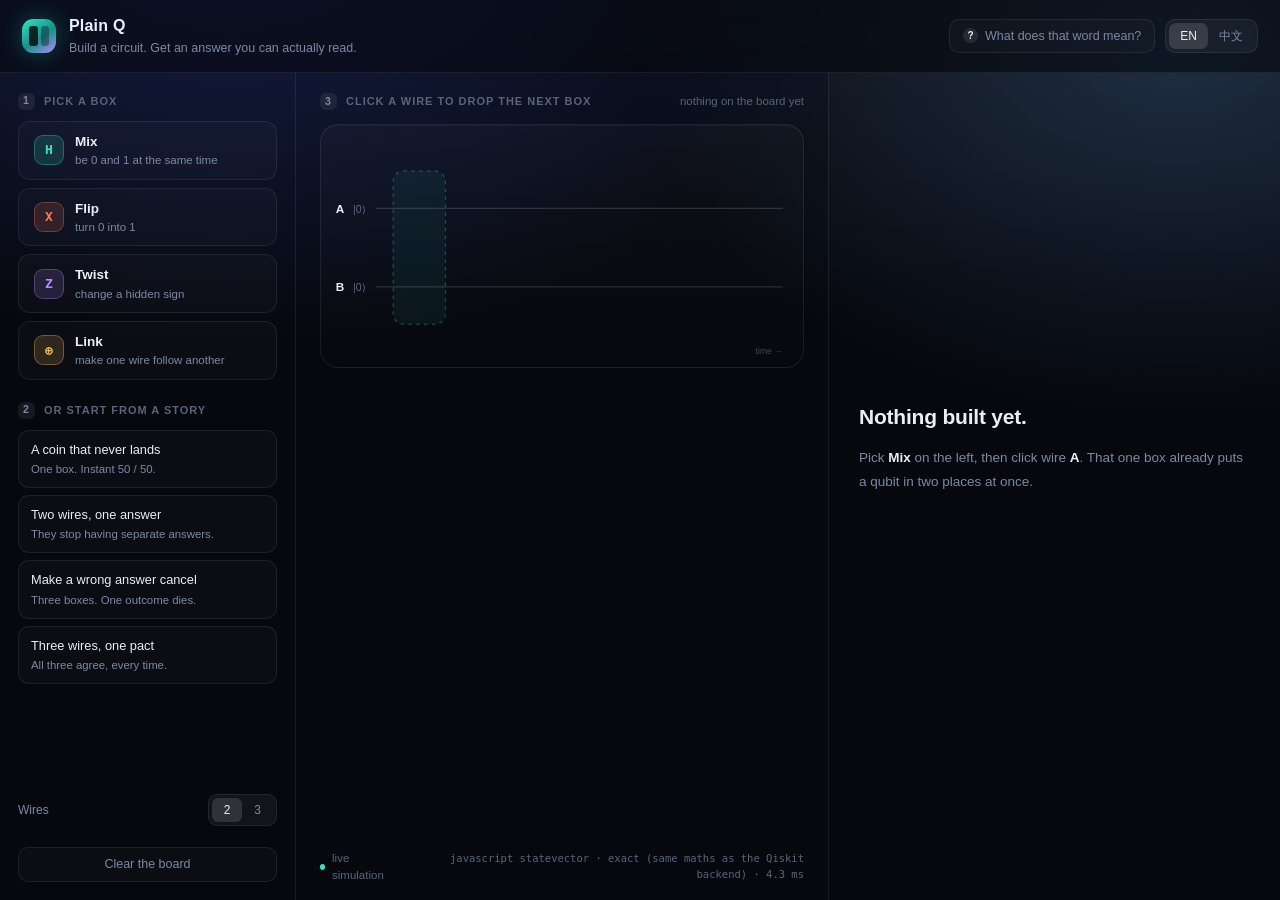
<file: docs/index.html>
<!doctype html>
<html lang="en">
<head>
<meta charset="utf-8"/>
<meta name="viewport" content="width=device-width, initial-scale=1"/>
<title>Plain Q · a quantum circuit you can read</title>
<link rel="stylesheet" href="style.css"/>
</head>
<body>
<div class="app">

  <header class="top">
    <div class="brand">
      <div class="logo"><i></i><i></i></div>
      <div class="brand-text">
        <h1>Plain Q</h1>
        <p id="tagline"></p>
      </div>
    </div>
    <div class="top-actions">
      <button class="ghost" id="glossaryBtn"><b>?</b><span data-i="glossaryBtn"></span></button>
      <div class="lang" id="lang">
        <button data-lang="en" class="on">EN</button>
        <button data-lang="zh">中文</button>
      </div>
    </div>
  </header>

  <aside class="rail">
    <section class="rail-block">
      <h2 class="rail-title"><em>1</em><span data-i="pick"></span></h2>
      <div class="palette" id="palette"></div>
    </section>

    <section class="rail-block">
      <h2 class="rail-title"><em>2</em><span data-i="orStart"></span></h2>
      <div class="recipes" id="recipes"></div>
    </section>

    <section class="rail-block rail-foot">
      <div class="seg">
        <span data-i="wires"></span>
        <div class="seg-btns" id="qubitSeg">
          <button data-n="2" class="on">2</button>
          <button data-n="3">3</button>
        </div>
      </div>
      <button class="ghost wide" id="clearBtn"><span data-i="clear"></span></button>
    </section>
  </aside>

  <main class="stage">
    <div class="stage-head">
      <h2 class="rail-title"><em>3</em><span data-i="build"></span></h2>
      <p class="hint" id="hint"></p>
    </div>
    <div class="board" id="board"></div>

    <div class="steps-wrap" id="stepsWrap" hidden>
      <div class="steps-head"><span id="stepsHead"></span></div>
      <div class="steps" id="steps"></div>
    </div>

    <div class="runbar">
      <div class="live"><i class="dot"></i><span data-i="live"></span></div>
      <div class="engine" id="engine"></div>
    </div>
  </main>

  <section class="results" id="results">
    <div class="results-empty" id="resultsEmpty"></div>
    <div class="results-body" id="resultsBody" hidden></div>
  </section>

</div>

<div class="modal" id="modal" hidden>
  <div class="modal-card" role="dialog" aria-modal="true">
    <button class="modal-x" id="modalClose" aria-label="close">×</button>
    <h3 data-i="glossaryTitle"></h3>
    <div class="glossary" id="glossary"></div>
  </div>
</div>

<script src="sim.js"></script>
<script src="app.js"></script>
</body>
</html>
</file>
<file: docs/style.css>
:root{
  --bg:#06080e;
  --panel:rgba(255,255,255,.024);
  --line:rgba(255,255,255,.075);
  --line-2:rgba(255,255,255,.14);
  --ink:#e9eef8;
  --dim:#7c89a4;
  --dim-2:#59647a;
  --mix:#2ee6c5;
  --flip:#ff7a5c;
  --twist:#b48cff;
  --link:#ffc857;
  --mono:ui-monospace,"SF Mono",SFMono-Regular,Menlo,Consolas,monospace;
}
*{box-sizing:border-box}
html,body{height:100%}
body{
  margin:0;
  background:
    radial-gradient(1100px 700px at 18% -10%, #16204a 0%, transparent 62%),
    radial-gradient(900px 600px at 92% 6%, #1a2a3f 0%, transparent 60%),
    var(--bg);
  color:var(--ink);
  font:14px/1.5 -apple-system,BlinkMacSystemFont,"SF Pro Text","Helvetica Neue","PingFang SC","Hiragino Sans GB",sans-serif;
  -webkit-font-smoothing:antialiased;
  overflow:hidden;
}
button{font:inherit;color:inherit;background:none;border:0;cursor:pointer}
h1,h2,h3,p{margin:0}

.app{
  height:100vh;
  display:grid;
  grid-template-columns:296px minmax(0,1fr) 452px;
  grid-template-rows:auto minmax(0,1fr);
}

/* ---------- top bar ---------- */
.top{
  grid-column:1/-1;
  display:flex;align-items:center;justify-content:space-between;
  gap:20px;padding:14px 22px;
  border-bottom:1px solid var(--line);
  background:rgba(6,8,14,.55);
  backdrop-filter:blur(12px);
}
.brand{display:flex;align-items:center;gap:13px}
.logo{
  width:34px;height:34px;border-radius:11px;flex:0 0 auto;
  background:linear-gradient(145deg,var(--mix),#1b8f8a 55%,var(--twist));
  display:grid;grid-template-columns:1fr 1fr;gap:3px;padding:7px;
  box-shadow:0 0 22px rgba(46,230,197,.28);
}
.logo i{display:block;border-radius:3px;background:#06080e;opacity:.82}
.logo i:nth-child(2){opacity:.36}
.brand h1{font-size:16px;letter-spacing:.2px;font-weight:650}
.brand p{font-size:12.5px;color:var(--dim);margin-top:1px}
.top-actions{display:flex;align-items:center;gap:10px}
.ghost{
  display:inline-flex;align-items:center;gap:7px;
  padding:7px 13px;border-radius:10px;font-size:12.5px;color:var(--dim);
  border:1px solid var(--line);background:var(--panel);
  transition:.15s;
}
.ghost:hover{color:var(--ink);border-color:var(--line-2)}
.ghost b{
  display:grid;place-items:center;width:15px;height:15px;border-radius:50%;
  background:rgba(255,255,255,.09);font-size:10px;color:var(--ink)
}
.ghost.wide{width:100%;justify-content:center;margin-top:10px}
.lang{display:flex;padding:3px;border-radius:10px;background:rgba(255,255,255,.05);border:1px solid var(--line)}
.lang button{padding:4px 11px;border-radius:7px;font-size:12px;color:var(--dim)}
.lang button.on{background:rgba(255,255,255,.13);color:var(--ink)}

/* ---------- rail ---------- */
.rail{
  border-right:1px solid var(--line);
  padding:20px 18px 18px;
  overflow-y:auto;
  display:flex;flex-direction:column;gap:22px;
}
.rail-block{display:flex;flex-direction:column;gap:11px}
.rail-title{
  display:flex;align-items:center;gap:9px;
  font-size:11px;font-weight:600;letter-spacing:.09em;text-transform:uppercase;
  color:var(--dim-2);
}
.rail-title em{
  font-style:normal;display:grid;place-items:center;
  width:17px;height:17px;border-radius:6px;
  background:rgba(255,255,255,.07);color:var(--dim);font-size:10.5px;
}
.rail-foot{margin-top:auto}

.palette{display:flex;flex-direction:column;gap:8px}
.chip{
  position:relative;display:flex;align-items:center;gap:11px;
  padding:10px 12px 10px 15px;border-radius:12px;text-align:left;
  border:1px solid var(--line);background:var(--panel);
  transition:.15s;
}
.chip:hover{border-color:var(--line-2);background:rgba(255,255,255,.05)}
.chip.on{border-color:var(--c);background:color-mix(in srgb,var(--c) 13%,transparent);box-shadow:0 0 0 1px var(--c) inset,0 6px 22px -12px var(--c)}
.chip .glyph{
  width:30px;height:30px;border-radius:9px;flex:0 0 auto;
  display:grid;place-items:center;font-family:var(--mono);font-size:13px;font-weight:600;
  color:var(--c);background:color-mix(in srgb,var(--c) 15%,transparent);
  border:1px solid color-mix(in srgb,var(--c) 32%,transparent);
}
.chip .txt{display:flex;flex-direction:column;gap:1px;min-width:0}
.chip .nm{font-size:13.5px;font-weight:560}
.chip .sb{font-size:11.5px;color:var(--dim);line-height:1.35}

.recipes{display:flex;flex-direction:column;gap:7px}
.recipe{
  text-align:left;padding:9px 12px;border-radius:11px;
  border:1px solid var(--line);background:var(--panel);transition:.15s;
  display:flex;flex-direction:column;gap:2px;
}
.recipe:hover{border-color:var(--line-2);background:rgba(255,255,255,.05);transform:translateX(2px)}
.recipe .r1{font-size:12.8px;font-weight:540}
.recipe .r2{font-size:11.4px;color:var(--dim)}

.seg{display:flex;align-items:center;justify-content:space-between;gap:8px;font-size:12px;color:var(--dim)}
.seg-btns{display:flex;padding:3px;border-radius:9px;background:rgba(255,255,255,.05);border:1px solid var(--line)}
.seg-btns button{padding:3px 12px;border-radius:6px;font-size:12px;color:var(--dim)}
.seg-btns button.on{background:rgba(255,255,255,.13);color:var(--ink)}

/* ---------- stage ---------- */
.stage{padding:20px 24px 16px;display:flex;flex-direction:column;min-width:0;overflow:hidden}
.stage-head{display:flex;align-items:baseline;justify-content:space-between;gap:16px;margin-bottom:14px}
.hint{font-size:11.5px;color:var(--dim-2);text-align:right}
.board{
  flex:0 0 auto;display:grid;place-items:center;
  border:1px solid var(--line);border-radius:18px;padding:6px;
  background:linear-gradient(180deg,rgba(255,255,255,.028),rgba(255,255,255,.008));
  box-shadow:inset 0 1px 0 rgba(255,255,255,.04);
}
.board svg{display:block;width:100%;height:auto;max-height:100%}
.steps-wrap{
  margin-top:16px;flex:1;min-height:0;display:flex;flex-direction:column;
  border:1px solid var(--line);border-radius:16px;background:var(--panel);overflow:hidden;
}
.steps-wrap[hidden]{display:none}
.steps-head{padding:14px 17px 10px;flex:0 0 auto}
.steps-head span{font-size:10.5px;font-weight:600;letter-spacing:.1em;text-transform:uppercase;color:var(--dim-2)}
.steps{overflow-y:auto;flex:1;min-height:0;padding:0 17px 14px}

.runbar{
  margin-top:auto;display:flex;align-items:center;justify-content:space-between;gap:14px;
  padding-top:13px;font-size:11.5px;color:var(--dim-2);
}
.live{display:flex;align-items:center;gap:7px}
.live .dot{width:6px;height:6px;border-radius:50%;background:var(--mix);box-shadow:0 0 0 0 rgba(46,230,197,.6);animation:pulse 2.4s infinite}
@keyframes pulse{0%{box-shadow:0 0 0 0 rgba(46,230,197,.55)}70%{box-shadow:0 0 0 7px rgba(46,230,197,0)}100%{box-shadow:0 0 0 0 rgba(46,230,197,0)}}
.engine{font-family:var(--mono);font-size:10.5px;color:var(--dim-2);text-align:right}

/* ---------- results ---------- */
.results{
  border-left:1px solid var(--line);
  overflow-y:auto;padding:20px 20px 40px;
  background:linear-gradient(180deg,rgba(255,255,255,.02),transparent 220px);
}
.results-empty{height:100%;display:flex;flex-direction:column;justify-content:center;padding:0 10px 60px;color:var(--dim);font-size:13.5px;line-height:1.75}
.results-empty b{color:var(--ink);font-weight:560}
.results-empty[hidden]{display:none}

.card{border:1px solid var(--line);border-radius:16px;padding:15px 16px;margin-bottom:13px;background:var(--panel)}
.card-h{
  font-size:10.5px;font-weight:600;letter-spacing:.1em;text-transform:uppercase;
  color:var(--dim-2);margin-bottom:11px;display:flex;justify-content:space-between;align-items:center
}
.card-h .tag{
  font-family:var(--mono);font-size:9.5px;letter-spacing:0;text-transform:none;
  padding:2px 7px;border-radius:99px;background:rgba(255,255,255,.07);color:var(--dim)
}

.headline{font-size:25px;line-height:1.22;font-weight:600;letter-spacing:-.015em}
.headline u{text-decoration:none;color:var(--mix)}
.subline{font-size:13px;line-height:1.62;color:#aab6cc;margin-top:10px}
.subline b{color:var(--ink);font-weight:560}

/* bars */
.bars{display:flex;flex-direction:column;gap:7px}
.bar-row{display:grid;grid-template-columns:70px 1fr 46px;align-items:center;gap:10px}
.bar-label{font-family:var(--mono);font-size:12px;color:var(--dim);letter-spacing:1.5px}
.bar-row.top .bar-label{color:var(--ink)}
.bar-track{display:block;height:10px;border-radius:99px;background:rgba(255,255,255,.07);overflow:hidden}
.bar-fill{display:block;height:100%;border-radius:99px;background:linear-gradient(90deg,#19a893,var(--mix));width:0;transition:width .45s cubic-bezier(.2,.8,.2,1)}
.bar-row.top .bar-fill{background:linear-gradient(90deg,#1f9e8c,var(--mix));box-shadow:0 0 14px -2px rgba(46,230,197,.5)}
.bar-row.zero .bar-fill{background:rgba(255,255,255,.1)}
.bar-pct{font-family:var(--mono);font-size:11.5px;color:var(--dim);text-align:right}
.bar-row.top .bar-pct{color:var(--mix)}
.shots{font-family:var(--mono);font-size:10px;color:var(--dim-2);margin-top:10px;line-height:1.6}

/* spheres */
.spheres{display:flex;gap:6px;justify-content:space-around;flex-wrap:wrap}
.sphere{display:flex;flex-direction:column;align-items:center;gap:6px}
.sphere canvas{display:block;width:118px;height:118px}
.sphere .cap{font-size:10.5px;color:var(--dim);text-align:center;max-width:122px;line-height:1.35}
.sphere .cap b{display:block;font-size:11.5px;color:var(--ink);font-weight:560;margin-bottom:1px}

/* steps */
.steps{display:flex;flex-direction:column;gap:0}
.step{display:grid;grid-template-columns:22px 1fr;gap:11px;padding:11px 0;border-top:1px solid rgba(255,255,255,.055)}
.step:first-child{border-top:0}
.step-n{
  width:22px;height:22px;border-radius:7px;display:grid;place-items:center;
  font-family:var(--mono);font-size:10.5px;color:var(--dim);
  background:rgba(255,255,255,.06);
  margin-top:1px
}
.step-txt{font-size:12.5px;line-height:1.58;color:#b6c1d6}
.step-txt b{color:var(--ink);font-weight:560}
.step-txt .g{color:var(--c);font-weight:600}
.step-after{
  font-family:var(--mono);font-size:10px;color:var(--dim-2);
  margin-top:5px;letter-spacing:.3px
}
.step.none .step-txt{color:var(--dim)}

.verdict{font-size:13px;line-height:1.65;color:#aab6cc}
.verdict b{color:var(--link);font-weight:560}
.verdict .lbl{
  display:inline-block;font-family:var(--mono);font-size:9.5px;letter-spacing:.08em;
  padding:2px 7px;border-radius:99px;margin-bottom:8px;
  background:rgba(255,200,87,.13);color:var(--link);text-transform:uppercase
}

/* modal */
.modal{position:fixed;inset:0;background:rgba(3,5,10,.72);backdrop-filter:blur(6px);display:grid;place-items:center;z-index:50;padding:24px}
.modal[hidden]{display:none}
.modal-card{
  position:relative;width:min(680px,100%);max-height:82vh;overflow:auto;
  border:1px solid var(--line-2);border-radius:20px;padding:26px 28px;
  background:linear-gradient(180deg,#121a2c,#0a0e18);
  box-shadow:0 40px 120px -40px #000;
}
.modal-card h3{font-size:17px;margin-bottom:16px}
.modal-x{position:absolute;top:14px;right:16px;font-size:20px;color:var(--dim);line-height:1}
.glossary{display:grid;gap:13px}
.glossary .term{display:grid;grid-template-columns:150px 1fr;gap:16px;align-items:start}
.glossary .term h4{margin:0;font-size:13px;font-weight:600}
.glossary .term h4 span{display:block;font-size:11px;color:var(--dim);font-weight:400;margin-top:2px}
.glossary .term p{font-size:12.5px;line-height:1.6;color:#aab6cc;margin:0}
.glossary .term p em{color:var(--mix);font-style:normal}

@media (max-width:1240px){
  .app{grid-template-columns:264px minmax(0,1fr) 400px}
  .headline{font-size:22px}
  .sphere canvas{width:104px;height:104px}
}
</file>
